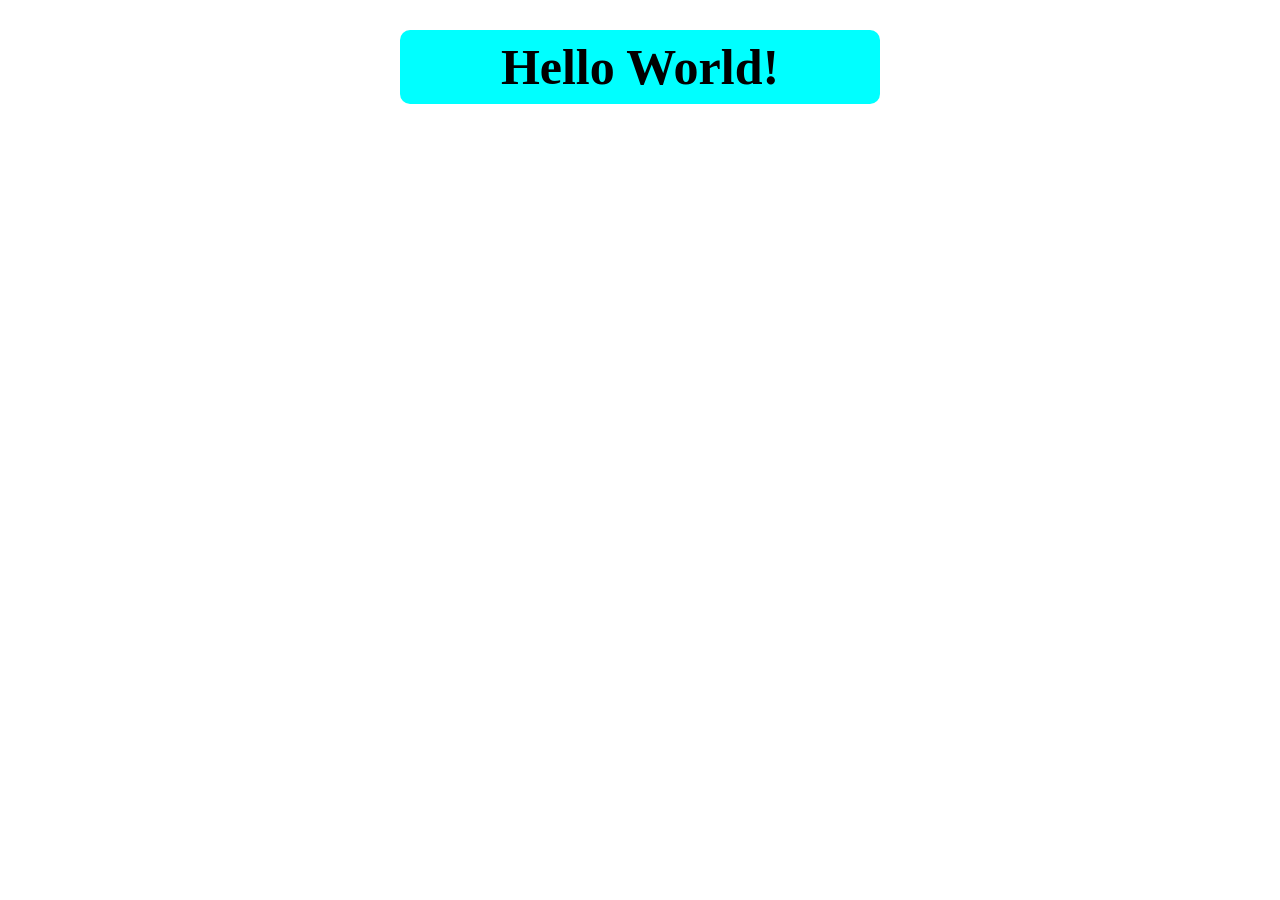
<file: index.html>
<!DOCTYPE html>
<html lang="en">
<head>
    <meta charset="UTF-8">
    <meta name="viewport" content="width=device-width, initial-scale=1.0">
    <title>Document</title>
    <link rel="stylesheet" href="styles.css">
</head>

<body>
    <h1>Hello World!</h1>
</body>
</html>
</file>
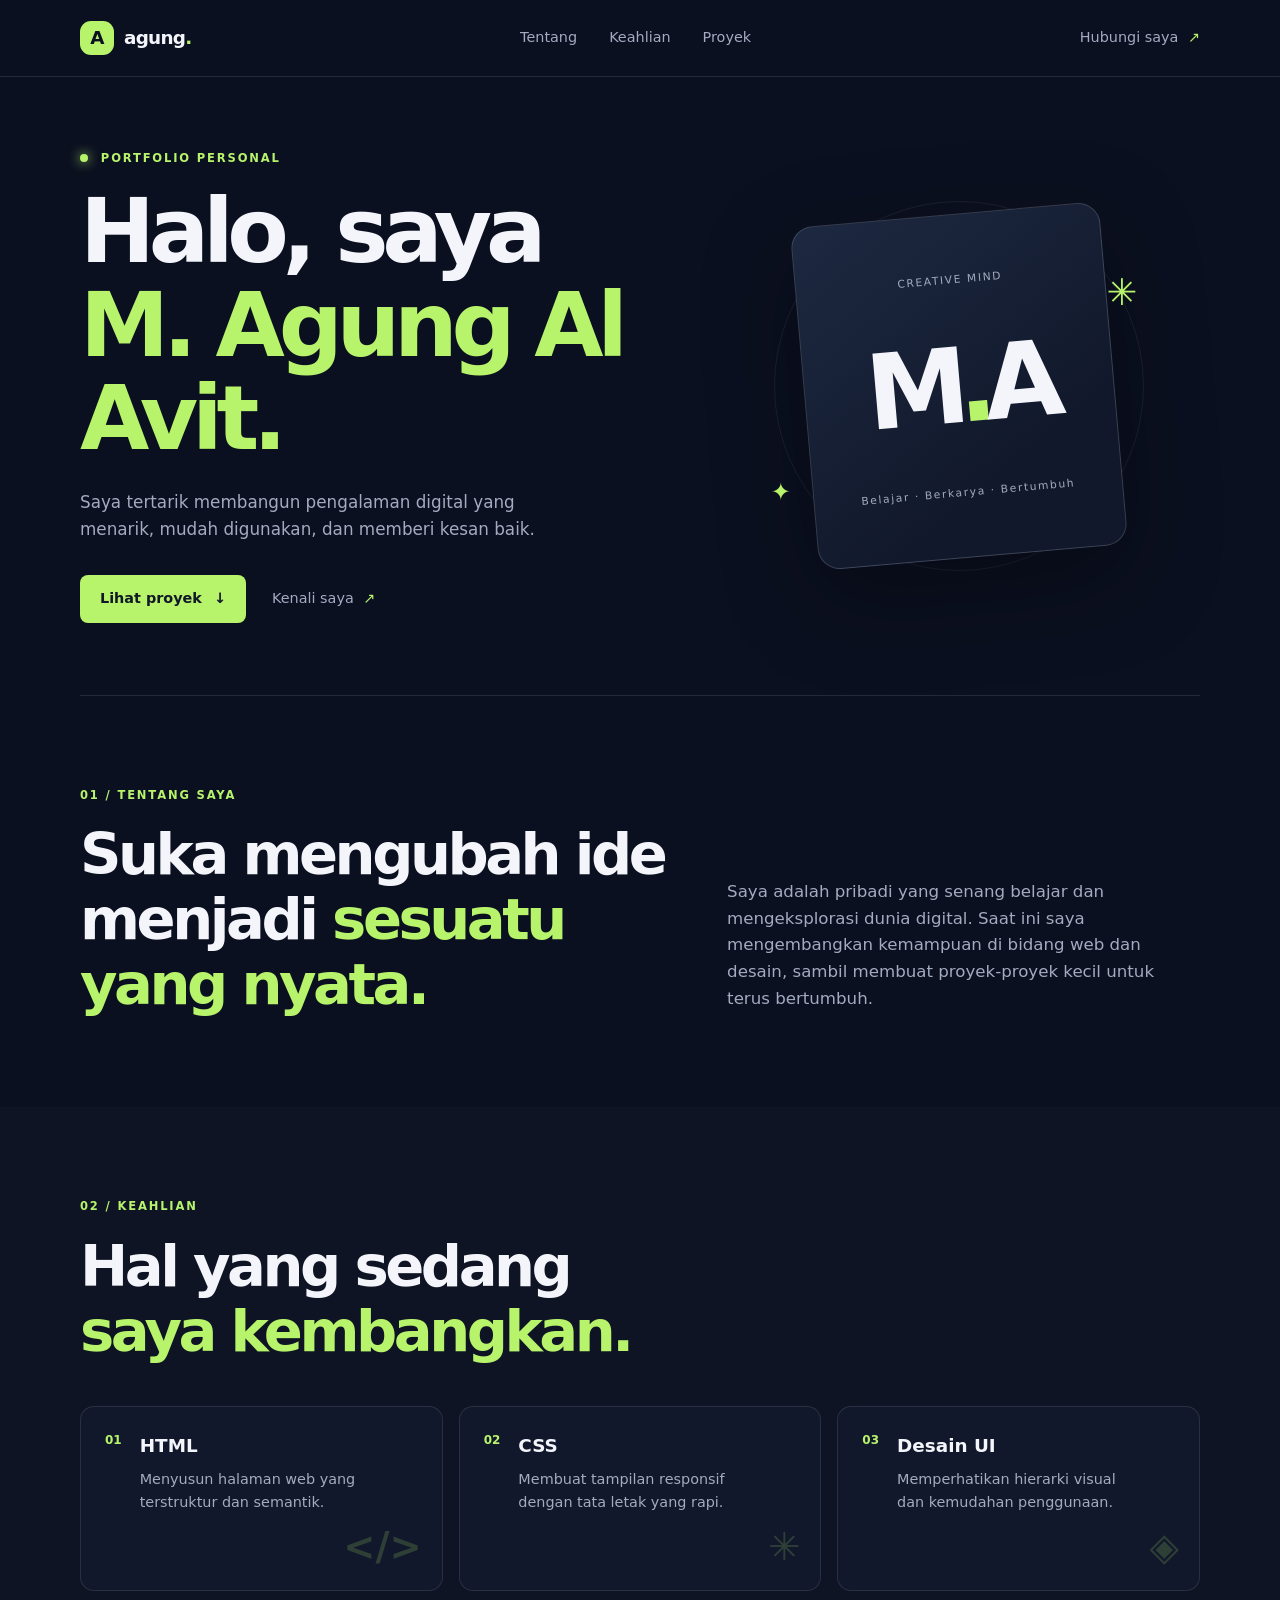
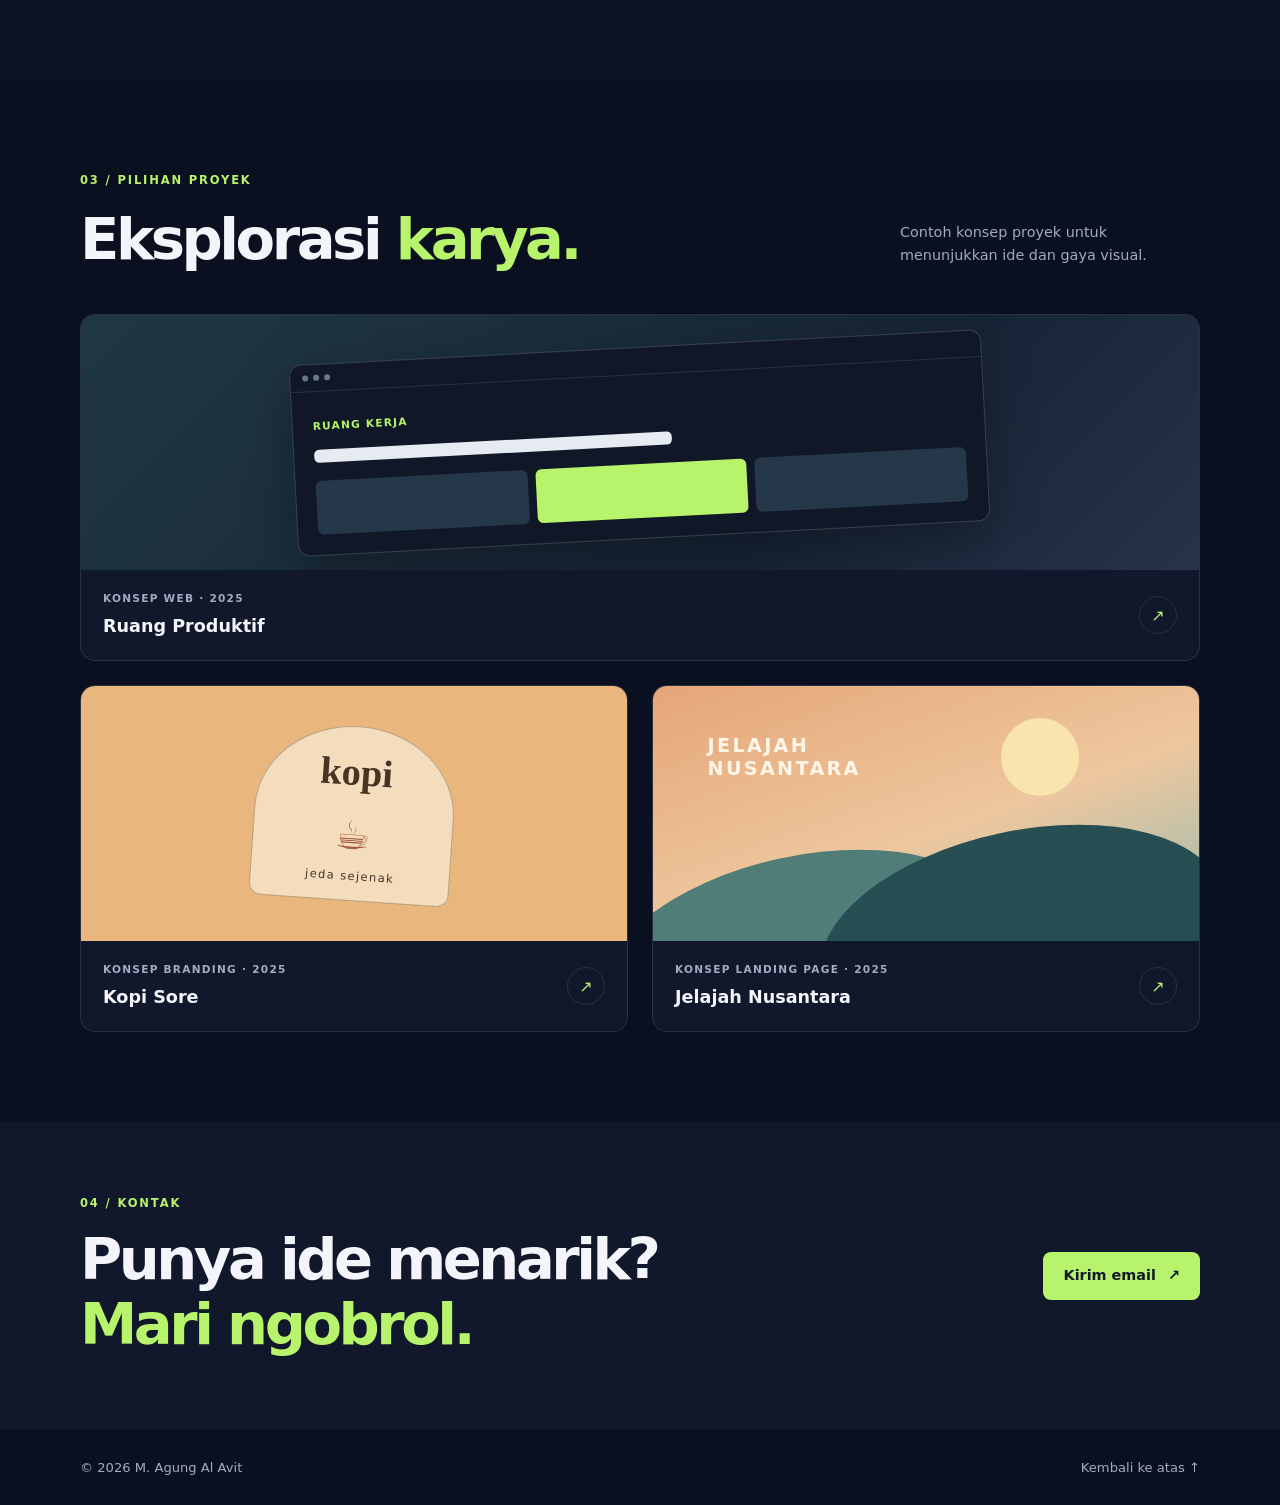
<file: test_file/index.html>
<!DOCTYPE html>
<html lang="id">
<head>
    <meta charset="UTF-8">
    <meta name="viewport" content="width=device-width, initial-scale=1.0">
    <meta name="theme-color" content="#0b1020">
    <title>M. Agung Al Avit — Portfolio</title>
    <link rel="stylesheet" href="styles.css">
</head>
<body>
    <header class="site-header">
        <nav class="nav container" aria-label="Navigasi utama">
            <a class="brand" href="#beranda" aria-label="M. Agung Al Avit, beranda">
                <span class="brand-mark">A</span>
                <span>agung<span class="brand-dot">.</span></span>
            </a>

            <div class="nav-links">
                <a href="#tentang">Tentang</a>
                <a href="#keahlian">Keahlian</a>
                <a href="#proyek">Proyek</a>
            </div>

            <a class="nav-cta" href="#kontak">Hubungi saya <span aria-hidden="true">↗</span></a>
        </nav>
    </header>

    <main>
        <section class="hero container" id="beranda">
            <div class="hero-copy">
                <p class="eyebrow"><span class="status-dot"></span> PORTFOLIO PERSONAL</p>
                <h1>Halo, saya<br><span>M. Agung Al Avit.</span></h1>
                <p class="hero-description">
                    Saya tertarik membangun pengalaman digital yang menarik,
                    mudah digunakan, dan memberi kesan baik.
                </p>
                <div class="hero-actions">
                    <a class="button button-primary" href="#proyek">Lihat proyek <span aria-hidden="true">↓</span></a>
                    <a class="text-link" href="#tentang">Kenali saya <span aria-hidden="true">↗</span></a>
                </div>
            </div>

            <div class="hero-art" aria-label="Ilustrasi dekoratif">
                <div class="art-orbit orbit-one"></div>
                <div class="art-orbit orbit-two"></div>
                <div class="art-card">
                    <span class="art-label">CREATIVE MIND</span>
                    <span class="art-monogram">M<span>.</span>A</span>
                    <span class="art-caption">Belajar · Berkarya · Bertumbuh</span>
                </div>
                <span class="spark spark-one">✳</span>
                <span class="spark spark-two">✦</span>
            </div>
        </section>

        <section class="section container" id="tentang">
            <div class="section-heading">
                <p class="eyebrow">01 / TENTANG SAYA</p>
                <h2>Suka mengubah ide<br>menjadi <span>sesuatu yang nyata.</span></h2>
            </div>
            <p class="about-copy">
                Saya adalah pribadi yang senang belajar dan mengeksplorasi dunia digital.
                Saat ini saya mengembangkan kemampuan di bidang web dan desain, sambil
                membuat proyek-proyek kecil untuk terus bertumbuh.
            </p>
        </section>

        <section class="section skills-section" id="keahlian">
            <div class="container">
                <div class="section-heading">
                    <p class="eyebrow">02 / KEAHLIAN</p>
                    <h2>Hal yang sedang<br><span>saya kembangkan.</span></h2>
                </div>

                <div class="skill-list">
                    <article class="skill-card">
                        <span class="skill-number">01</span>
                        <div>
                            <h3>HTML</h3>
                            <p>Menyusun halaman web yang terstruktur dan semantik.</p>
                        </div>
                        <span class="skill-icon" aria-hidden="true">&lt;/&gt;</span>
                    </article>
                    <article class="skill-card">
                        <span class="skill-number">02</span>
                        <div>
                            <h3>CSS</h3>
                            <p>Membuat tampilan responsif dengan tata letak yang rapi.</p>
                        </div>
                        <span class="skill-icon" aria-hidden="true">✳</span>
                    </article>
                    <article class="skill-card">
                        <span class="skill-number">03</span>
                        <div>
                            <h3>Desain UI</h3>
                            <p>Memperhatikan hierarki visual dan kemudahan penggunaan.</p>
                        </div>
                        <span class="skill-icon" aria-hidden="true">◈</span>
                    </article>
                </div>
            </div>
        </section>

        <section class="section container" id="proyek">
            <div class="section-heading projects-heading">
                <div>
                    <p class="eyebrow">03 / PILIHAN PROYEK</p>
                    <h2>Eksplorasi <span>karya.</span></h2>
                </div>
                <p class="heading-note">Contoh konsep proyek untuk menunjukkan ide dan gaya visual.</p>
            </div>

            <div class="project-grid">
                <article class="project-card project-featured">
                    <div class="project-visual visual-dashboard">
                        <div class="dashboard-window">
                            <div class="window-bar"><i></i><i></i><i></i></div>
                            <div class="dashboard-content">
                                <span class="mini-label">RUANG KERJA</span>
                                <div class="dashboard-line"></div>
                                <div class="dashboard-blocks"><i></i><i></i><i></i></div>
                            </div>
                        </div>
                    </div>
                    <div class="project-info">
                        <div>
                            <p class="project-type">KONSEP WEB · 2025</p>
                            <h3>Ruang Produktif</h3>
                        </div>
                        <span class="project-arrow" aria-hidden="true">↗</span>
                    </div>
                </article>

                <article class="project-card">
                    <div class="project-visual visual-cafe">
                        <div class="cafe-art">
                            <span>kopi</span>
                            <i aria-hidden="true">☕</i>
                            <small>jeda sejenak</small>
                        </div>
                    </div>
                    <div class="project-info">
                        <div>
                            <p class="project-type">KONSEP BRANDING · 2025</p>
                            <h3>Kopi Sore</h3>
                        </div>
                        <span class="project-arrow" aria-hidden="true">↗</span>
                    </div>
                </article>

                <article class="project-card">
                    <div class="project-visual visual-travel">
                        <div class="travel-art">
                            <span class="travel-sun"></span>
                            <span class="travel-mountain mountain-back"></span>
                            <span class="travel-mountain mountain-front"></span>
                            <span class="travel-title">JELAJAH<br>NUSANTARA</span>
                        </div>
                    </div>
                    <div class="project-info">
                        <div>
                            <p class="project-type">KONSEP LANDING PAGE · 2025</p>
                            <h3>Jelajah Nusantara</h3>
                        </div>
                        <span class="project-arrow" aria-hidden="true">↗</span>
                    </div>
                </article>
            </div>
        </section>

        <section class="contact-section" id="kontak">
            <div class="container contact-inner">
                <div>
                    <p class="eyebrow">04 / KONTAK</p>
                    <h2>Punya ide menarik?<br><span>Mari ngobrol.</span></h2>
                </div>
                <a class="button button-primary" href="mailto:emailanda@example.com">
                    Kirim email <span aria-hidden="true">↗</span>
                </a>
            </div>
        </section>
    </main>

    <footer class="footer container">
        <span>© 2026 M. Agung Al Avit</span>
        <a href="#beranda">Kembali ke atas ↑</a>
    </footer>
</body>
</html>
</file>
<file: styles.css>
h1 {
    box-sizing: border-box;
    width: min(90%, 30rem);
    margin: 30px auto;
    padding: 0.5rem;
    border-radius: 10px;
    background-color: cyan;
    text-align: center;
    font-size: clamp(2rem, 8vw, 3.125rem);
}
</file>
<file: test_file/styles.css>
:root {
    color-scheme: dark;
    --background: #0b1020;
    --surface: #11182b;
    --text: #f4f5fb;
    --muted: #a3abc0;
    --accent: #b7f36b;
    --border: rgba(255, 255, 255, 0.1);
}

* {
    box-sizing: border-box;
}

html {
    scroll-behavior: smooth;
}

body {
    margin: 0;
    background: var(--background);
    color: var(--text);
    font-family: Inter, ui-sans-serif, system-ui, -apple-system, "Segoe UI", sans-serif;
    line-height: 1.6;
}

a {
    color: inherit;
    text-decoration: none;
}

.container {
    width: min(1120px, calc(100% - 48px));
    margin-inline: auto;
}

.site-header {
    border-bottom: 1px solid var(--border);
}

.nav {
    min-height: 76px;
    display: flex;
    align-items: center;
    justify-content: space-between;
    gap: 24px;
}

.brand {
    display: inline-flex;
    align-items: center;
    gap: 10px;
    font-size: 1.15rem;
    font-weight: 750;
    letter-spacing: -0.04em;
}

.brand-mark {
    display: grid;
    width: 34px;
    height: 34px;
    place-items: center;
    border-radius: 11px;
    background: var(--accent);
    color: var(--background);
}

.brand-dot,
.hero h1 span,
.section-heading h2 span,
.contact-inner h2 span {
    color: var(--accent);
}

.nav-links {
    display: flex;
    gap: 32px;
}

.nav-links a,
.nav-cta,
.text-link {
    color: var(--muted);
    font-size: 0.9rem;
    transition: color 180ms ease;
}

.nav-links a:hover,
.nav-cta:hover,
.text-link:hover,
.footer a:hover {
    color: var(--accent);
}

.nav-cta span,
.text-link span {
    color: var(--accent);
    margin-left: 5px;
}

.hero {
    min-height: 570px;
    display: grid;
    grid-template-columns: 1.1fr 0.9fr;
    align-items: center;
    gap: 48px;
    padding-block: 72px;
}

.eyebrow {
    margin: 0 0 18px;
    color: var(--accent);
    font-size: 0.72rem;
    font-weight: 700;
    letter-spacing: 0.16em;
}

.status-dot {
    display: inline-block;
    width: 8px;
    height: 8px;
    margin-right: 7px;
    border-radius: 50%;
    background: var(--accent);
    box-shadow: 0 0 12px var(--accent);
}

.hero h1 {
    margin: 0;
    font-size: clamp(3rem, 7vw, 5.6rem);
    line-height: 1.04;
    letter-spacing: -0.07em;
}

.hero-description {
    max-width: 490px;
    margin: 24px 0 0;
    color: var(--muted);
    font-size: 1.05rem;
}

.hero-actions {
    display: flex;
    align-items: center;
    gap: 26px;
    margin-top: 32px;
}

.button {
    min-height: 48px;
    display: inline-flex;
    align-items: center;
    justify-content: center;
    gap: 12px;
    padding: 0 20px;
    border-radius: 8px;
    font-size: 0.9rem;
    font-weight: 700;
    transition: transform 180ms ease, background 180ms ease;
}

.button:hover {
    transform: translateY(-2px);
}

.button-primary {
    background: var(--accent);
    color: #111827;
}

.button-primary:hover {
    background: #c9ff88;
}

.hero-art {
    min-height: 370px;
    position: relative;
    display: grid;
    place-items: center;
}

.art-orbit {
    position: absolute;
    width: 300px;
    height: 300px;
    border: 1px solid rgba(183, 243, 107, 0.18);
    border-radius: 50%;
}

.orbit-two {
    width: 370px;
    height: 370px;
    border-color: rgba(255, 255, 255, 0.07);
}

.art-card {
    z-index: 1;
    width: min(310px, 80%);
    aspect-ratio: 0.9;
    display: flex;
    flex-direction: column;
    align-items: center;
    justify-content: center;
    border: 1px solid rgba(255, 255, 255, 0.15);
    border-radius: 22px;
    background: linear-gradient(145deg, #1d2941, #11182b 72%);
    box-shadow: 0 30px 90px rgba(0, 0, 0, 0.35);
    transform: rotate(-5deg);
}

.art-label,
.art-caption {
    color: var(--muted);
    font-size: 0.67rem;
    letter-spacing: 0.15em;
}

.art-monogram {
    margin: 15px 0;
    font-size: clamp(4.5rem, 10vw, 6.5rem);
    font-weight: 800;
    letter-spacing: -0.12em;
}

.art-monogram span {
    color: var(--accent);
}

.spark {
    position: absolute;
    z-index: 2;
    color: var(--accent);
}

.spark-one {
    top: 17%;
    right: 13%;
    font-size: 2.3rem;
}

.spark-two {
    bottom: 16%;
    left: 11%;
    font-size: 1.5rem;
}

.section {
    padding-block: 90px;
}

.section-heading h2,
.contact-inner h2 {
    margin: 0;
    font-size: clamp(2.1rem, 5vw, 3.6rem);
    line-height: 1.13;
    letter-spacing: -0.06em;
}

#tentang {
    display: grid;
    grid-template-columns: 1fr 0.8fr;
    align-items: end;
    gap: 56px;
    border-top: 1px solid var(--border);
}

.about-copy {
    max-width: 470px;
    margin: 0 0 5px;
    color: var(--muted);
    font-size: 1.04rem;
}

.skills-section {
    background: #0e1424;
}

.skill-list {
    display: grid;
    grid-template-columns: repeat(3, 1fr);
    gap: 16px;
    margin-top: 42px;
}

.skill-card {
    min-height: 185px;
    position: relative;
    display: flex;
    gap: 18px;
    padding: 24px;
    border: 1px solid var(--border);
    border-radius: 14px;
    background: var(--surface);
}

.skill-number {
    color: var(--accent);
    font-size: 0.75rem;
    font-weight: 700;
}

.skill-card h3 {
    margin: 0 0 8px;
    font-size: 1.15rem;
}

.skill-card p {
    max-width: 220px;
    margin: 0;
    color: var(--muted);
    font-size: 0.9rem;
}

.skill-icon {
    position: absolute;
    right: 20px;
    bottom: 12px;
    color: rgba(183, 243, 107, 0.18);
    font-size: 2.4rem;
    font-weight: 700;
}

.projects-heading {
    display: flex;
    align-items: end;
    justify-content: space-between;
    gap: 24px;
}

.heading-note {
    max-width: 300px;
    margin: 0 0 5px;
    color: var(--muted);
    font-size: 0.9rem;
}

.project-grid {
    display: grid;
    grid-template-columns: repeat(2, 1fr);
    gap: 24px;
    margin-top: 42px;
}

.project-card {
    overflow: hidden;
    border: 1px solid var(--border);
    border-radius: 15px;
    background: var(--surface);
}

.project-featured {
    grid-column: 1 / -1;
}

.project-visual {
    min-height: 255px;
    display: grid;
    place-items: center;
    overflow: hidden;
}

.visual-dashboard {
    background: linear-gradient(135deg, #203843, #172436 65%, #263348);
}

.dashboard-window {
    width: 62%;
    min-width: 250px;
    overflow: hidden;
    border: 1px solid rgba(255, 255, 255, 0.17);
    border-radius: 12px;
    background: #101827;
    box-shadow: 0 20px 50px rgba(0, 0, 0, 0.3);
    transform: rotate(-3deg);
}

.window-bar {
    display: flex;
    gap: 5px;
    padding: 10px 12px;
    border-bottom: 1px solid var(--border);
}

.window-bar i {
    width: 6px;
    height: 6px;
    border-radius: 50%;
    background: #68768a;
}

.dashboard-content {
    padding: 20px;
}

.mini-label,
.project-type {
    color: var(--accent);
    font-size: 0.66rem;
    font-weight: 700;
    letter-spacing: 0.12em;
}

.dashboard-line {
    width: 55%;
    height: 13px;
    margin: 12px 0 18px;
    border-radius: 5px;
    background: #e6ebf3;
}

.dashboard-blocks {
    display: flex;
    gap: 8px;
}

.dashboard-blocks i {
    height: 54px;
    flex: 1;
    border-radius: 6px;
    background: #26374a;
}

.dashboard-blocks i:nth-child(2) {
    background: var(--accent);
}

.visual-cafe {
    background: #e9b77d;
}

.cafe-art {
    width: 200px;
    height: 175px;
    display: flex;
    flex-direction: column;
    align-items: center;
    justify-content: center;
    border: 1px solid rgba(49, 35, 25, 0.3);
    border-radius: 50% 50% 12px 12px;
    background: #f4ddbd;
    color: #493324;
    transform: rotate(4deg);
}

.cafe-art span {
    font-family: Georgia, serif;
    font-size: 2.4rem;
    font-weight: 700;
}

.cafe-art i {
    color: #a45b3e;
    font-size: 2.5rem;
    font-style: normal;
}

.cafe-art small {
    font-size: 0.72rem;
    letter-spacing: 0.12em;
}

.visual-travel {
    background: linear-gradient(160deg, #e5a678, #eec79e 55%, #93bbb0);
}

.travel-art {
    width: 100%;
    height: 255px;
    position: relative;
    overflow: hidden;
}

.travel-sun {
    position: absolute;
    top: 32px;
    right: 22%;
    width: 78px;
    height: 78px;
    border-radius: 50%;
    background: #f8e4ac;
}

.travel-mountain {
    position: absolute;
    right: -5%;
    bottom: -100px;
    width: 75%;
    height: 210px;
    border-radius: 50% 50% 0 0;
    transform: rotate(-12deg);
}

.mountain-back {
    right: 35%;
    bottom: -125px;
    background: #517d79;
}

.mountain-front {
    background: #274e52;
}

.travel-title {
    position: absolute;
    top: 48px;
    left: 10%;
    color: #fff6e7;
    font-size: 1.2rem;
    font-weight: 800;
    letter-spacing: 0.12em;
    line-height: 1.2;
}

.project-info {
    display: flex;
    align-items: center;
    justify-content: space-between;
    padding: 20px 22px;
}

.project-type {
    margin: 0 0 5px;
    color: var(--muted);
}

.project-info h3 {
    margin: 0;
    font-size: 1.1rem;
}

.project-arrow {
    display: grid;
    width: 38px;
    height: 38px;
    place-items: center;
    border: 1px solid var(--border);
    border-radius: 50%;
    color: var(--accent);
}

.contact-section {
    padding-block: 72px;
    background: var(--surface);
}

.contact-inner {
    display: flex;
    align-items: center;
    justify-content: space-between;
    gap: 32px;
}

.contact-inner .eyebrow {
    margin-bottom: 14px;
}

.footer {
    min-height: 76px;
    display: flex;
    align-items: center;
    justify-content: space-between;
    gap: 20px;
    color: var(--muted);
    font-size: 0.82rem;
}

.footer a {
    transition: color 180ms ease;
}

@media (max-width: 700px) {
    .container {
        width: min(100% - 36px, 540px);
    }

    .nav {
        min-height: 68px;
    }

    .nav-links {
        display: none;
    }

    .hero {
        min-height: auto;
        grid-template-columns: 1fr;
        gap: 12px;
        padding-block: 72px 40px;
    }

    .hero-art {
        min-height: 330px;
    }

    .section {
        padding-block: 68px;
    }

    #tentang {
        grid-template-columns: 1fr;
        gap: 22px;
    }

    .skill-list {
        grid-template-columns: 1fr;
        margin-top: 30px;
    }

    .skill-card {
        min-height: 145px;
    }

    .projects-heading,
    .contact-inner {
        align-items: flex-start;
        flex-direction: column;
    }

    .project-grid {
        grid-template-columns: 1fr;
        gap: 18px;
        margin-top: 30px;
    }

    .project-featured {
        grid-column: auto;
    }

    .project-visual {
        min-height: 220px;
    }

    .travel-art {
        height: 220px;
    }
}

@media (prefers-reduced-motion: reduce) {
    html {
        scroll-behavior: auto;
    }

    *,
    *::before,
    *::after {
        transition-duration: 0.01ms !important;
    }
}
</file>
